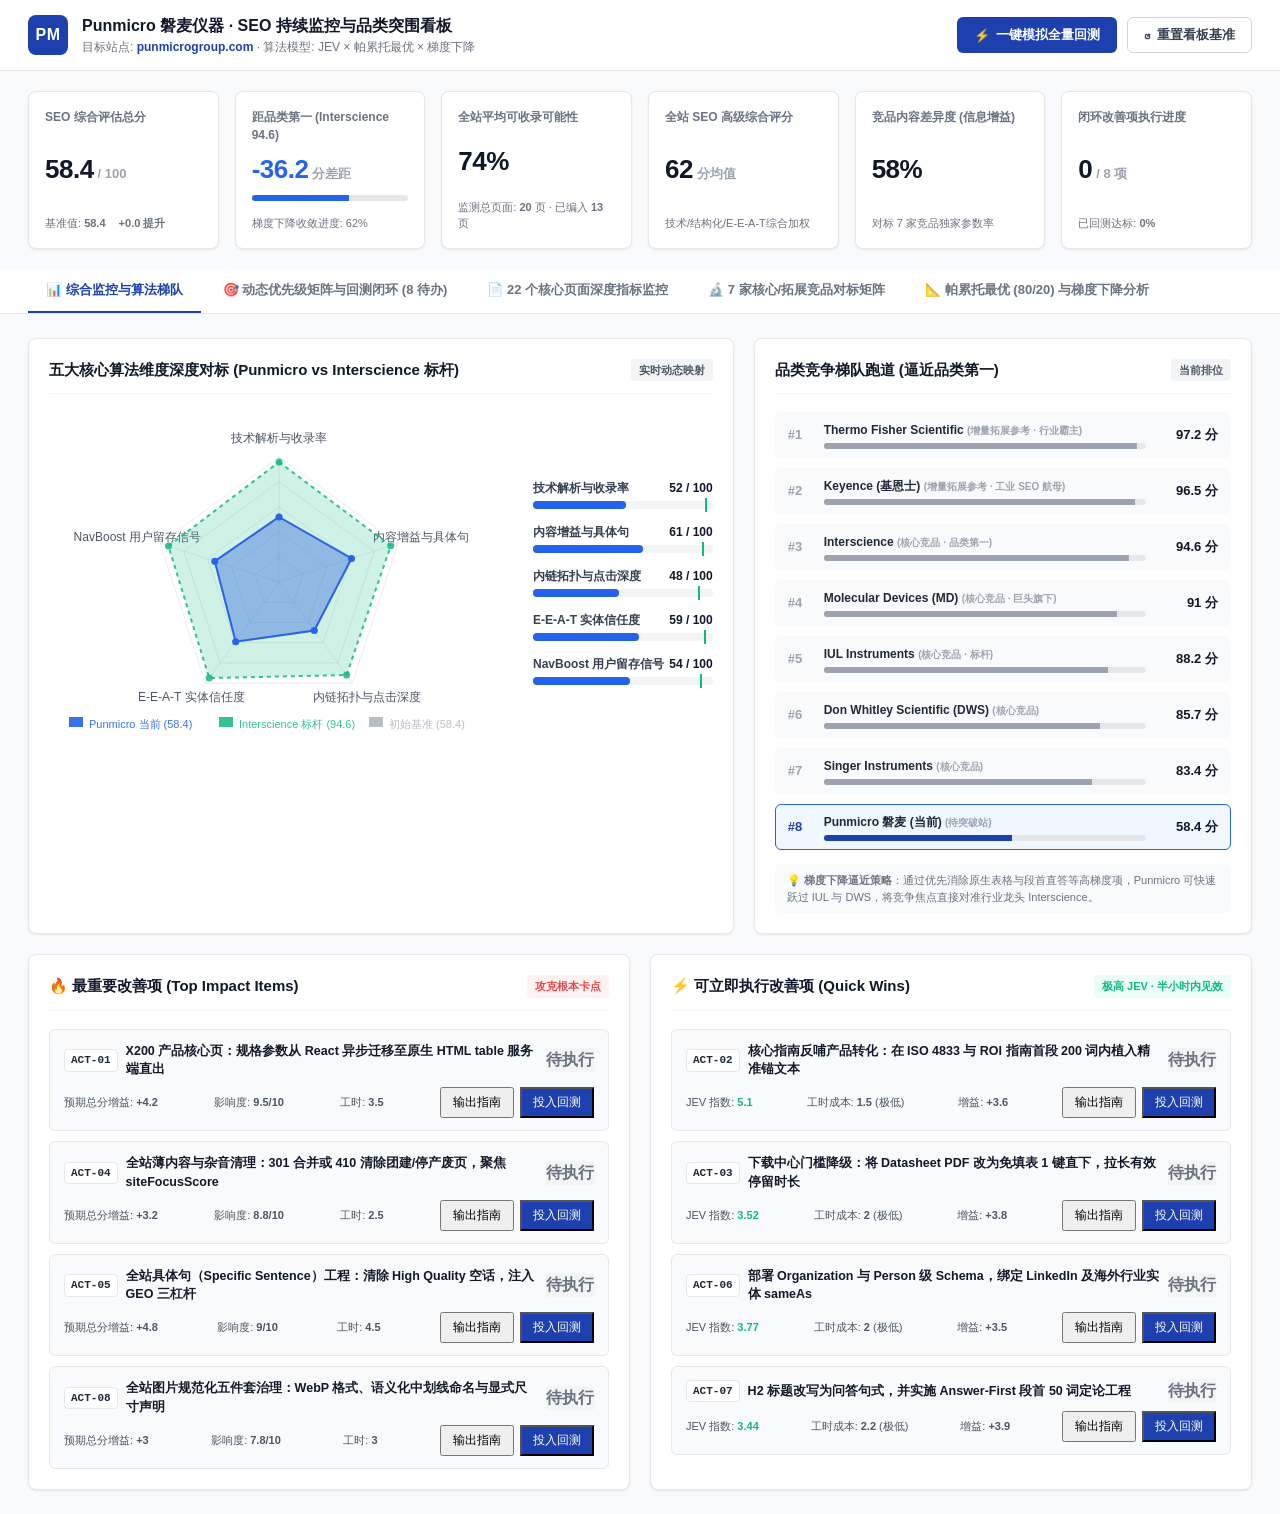
<file: index.html>
<!DOCTYPE html>
<html lang="zh-CN">
<head>
  <meta charset="UTF-8">
  <meta http-equiv="refresh" content="0; url=seo-dashboard/">
  <meta name="viewport" content="width=device-width, initial-scale=1.0">
  <title>Punmicro SEO Monitoring & Continuous Optimization Dashboard</title>
  <script>
    window.location.replace("seo-dashboard/" + window.location.search + window.location.hash);
  </script>
</head>
<body style="font-family: -apple-system, BlinkMacSystemFont, 'Segoe UI', Roboto, sans-serif; display: flex; align-items: center; justify-content: center; height: 100vh; margin: 0; background: #f8fafc; color: #374151;">
  <div style="text-align: center; padding: 24px; background: white; border: 1px solid #e5e7eb; border-radius: 8px; box-shadow: 0 4px 6px -1px rgba(0,0,0,0.05); max-width: 480px;">
    <h2 style="font-size: 18px; margin-bottom: 8px; color: #111827;">正在前往 Punmicro SEO 持续监控看板...</h2>
    <p style="font-size: 13px; color: #6b7280; margin-bottom: 16px;">如果您的浏览器没有自动跳转，请点击下方链接直接进入子路由：</p>
    <a href="seo-dashboard/" style="display: inline-block; background: #1e40af; color: white; padding: 8px 18px; border-radius: 6px; text-decoration: none; font-weight: 600; font-size: 13px;">进入 /seo-dashboard 看板</a>
  </div>
</body>
</html>
</file>
<file: seo-dashboard/styles.css>
/* 
 * Punmicro SEO Dashboard Stylesheet
 * McKinsey / BCG Consulting-grade aesthetic: High information density, modern typography, crisp contrast
 */

:root {
  --primary: #1e40af;
  --primary-hover: #1d4ed8;
  --primary-light: #eff6ff;
  --accent: #2563eb;
  --green: #10b981;
  --green-light: #ecfdf5;
  --orange: #f59e0b;
  --orange-light: #fffbeb;
  --red: #ef4444;
  --red-light: #fef2f2;
  --gray-50: #f9fafb;
  --gray-100: #f3f4f6;
  --gray-200: #e5e7eb;
  --gray-300: #d1d5db;
  --gray-400: #9ca3af;
  --gray-500: #6b7280;
  --gray-600: #4b5563;
  --gray-700: #374151;
  --gray-800: #1f2937;
  --gray-900: #111827;
  --card-shadow: 0 1px 3px rgba(0, 0, 0, 0.05), 0 1px 2px rgba(0, 0, 0, 0.03);
  --modal-shadow: 0 20px 25px -5px rgba(0, 0, 0, 0.1), 0 10px 10px -5px rgba(0, 0, 0, 0.04);
}

* {
  box-sizing: border-box;
  margin: 0;
  padding: 0;
}

body {
  font-family: -apple-system, BlinkMacSystemFont, "Segoe UI", Roboto, "Helvetica Neue", Arial, sans-serif;
  background-color: #f8fafc;
  color: var(--gray-800);
  line-height: 1.5;
  -webkit-font-smoothing: antialiased;
}

/* 顶部导航 */
.top-nav {
  background: #ffffff;
  border-bottom: 1px solid var(--gray-200);
  padding: 14px 28px;
  display: flex;
  justify-content: space-between;
  align-items: center;
  position: sticky;
  top: 0;
  z-index: 40;
}

.nav-brand {
  display: flex;
  align-items: center;
  gap: 14px;
}

.brand-logo-badge {
  background: var(--primary);
  color: #ffffff;
  font-weight: 800;
  font-size: 16px;
  letter-spacing: 0.5px;
  width: 40px;
  height: 40px;
  border-radius: 8px;
  display: flex;
  align-items: center;
  justify-content: center;
}

.brand-title {
  font-size: 16px;
  font-weight: 700;
  color: var(--gray-900);
}

.brand-sub {
  font-size: 12px;
  color: var(--gray-500);
}

.brand-sub a {
  color: var(--primary);
  text-decoration: none;
  font-weight: 600;
}

.nav-actions {
  display: flex;
  gap: 10px;
}

/* 按钮通用 */
.btn {
  display: inline-flex;
  align-items: center;
  gap: 6px;
  padding: 8px 16px;
  border-radius: 6px;
  font-size: 13px;
  font-weight: 600;
  cursor: pointer;
  transition: all 0.15s ease-in-out;
  border: 1px solid transparent;
}

.btn-primary {
  background: var(--primary);
  color: #ffffff;
}

.btn-primary:hover {
  background: var(--primary-hover);
}

.btn-outline {
  background: #ffffff;
  border-color: var(--gray-300);
  color: var(--gray-700);
}

.btn-outline:hover {
  background: var(--gray-50);
  border-color: var(--gray-400);
}

.btn-tested {
  background: var(--green);
  color: #ffffff;
  border-color: var(--green);
}

.btn-sm {
  padding: 5px 11px;
  font-size: 12px;
}

/* KPI 摘要条 */
.kpi-strip {
  display: grid;
  grid-template-columns: repeat(6, 1fr);
  gap: 16px;
  padding: 20px 28px;
}

.kpi-card {
  background: #ffffff;
  border: 1px solid var(--gray-200);
  border-radius: 8px;
  padding: 16px;
  box-shadow: var(--card-shadow);
  display: flex;
  flex-direction: column;
  justify-content: space-between;
}

.kpi-card.kpi-highlight {
  border-color: var(--accent);
  background: linear-gradient(to bottom right, #ffffff, #f0f7ff);
}

.kpi-label {
  font-size: 12px;
  font-weight: 600;
  color: var(--gray-500);
  margin-bottom: 6px;
}

.kpi-value-row {
  display: flex;
  align-items: baseline;
  gap: 4px;
}

.kpi-number {
  font-size: 26px;
  font-weight: 800;
  color: var(--gray-900);
  letter-spacing: -0.5px;
}

.kpi-unit {
  font-size: 13px;
  color: var(--gray-400);
  font-weight: 600;
}

.kpi-subtext {
  font-size: 11px;
  color: var(--gray-500);
  margin-top: 8px;
}

.kpi-badge-gain {
  font-size: 11px;
  font-weight: 700;
  padding: 2px 6px;
  border-radius: 4px;
  margin-left: 4px;
}

.gain-positive {
  background: var(--green-light);
  color: var(--green);
}

.kpi-progress-bar {
  background: var(--gray-200);
  height: 6px;
  border-radius: 3px;
  margin: 6px 0;
  overflow: hidden;
}

.kpi-progress-fill {
  background: var(--accent);
  height: 100%;
  transition: width 0.3s ease;
}

/* 选项卡导航 */
.tab-nav {
  padding: 0 28px;
  display: flex;
  gap: 4px;
  border-bottom: 1px solid var(--gray-200);
  background: #ffffff;
}

.tab-btn {
  background: transparent;
  border: none;
  padding: 12px 18px;
  font-size: 13px;
  font-weight: 600;
  color: var(--gray-500);
  cursor: pointer;
  border-bottom: 2px solid transparent;
  transition: all 0.15s;
}

.tab-btn:hover {
  color: var(--gray-800);
}

.tab-btn.active {
  color: var(--primary);
  border-bottom-color: var(--primary);
}

/* 内容布局网格 */
.tab-content {
  padding: 24px 28px;
  max-width: 1600px;
  margin: 0 auto;
}

.dashboard-grid {
  display: grid;
  grid-template-columns: repeat(12, 1fr);
  gap: 20px;
}

.col-span-12 { grid-column: span 12; }
.col-span-8 { grid-column: span 8; }
.col-span-7 { grid-column: span 7; }
.col-span-6 { grid-column: span 6; }
.col-span-5 { grid-column: span 5; }
.col-span-4 { grid-column: span 4; }
.mt-4 { margin-top: 20px; }

/* 卡片容器 */
.card {
  background: #ffffff;
  border: 1px solid var(--gray-200);
  border-radius: 8px;
  padding: 20px;
  box-shadow: var(--card-shadow);
}

.card-header {
  display: flex;
  justify-content: space-between;
  align-items: center;
  margin-bottom: 18px;
  padding-bottom: 12px;
  border-bottom: 1px solid var(--gray-100);
}

.card-title {
  font-size: 15px;
  font-weight: 700;
  color: var(--gray-900);
}

.card-desc {
  font-size: 12px;
  color: var(--gray-500);
  margin-top: 4px;
}

.card-badge {
  font-size: 11px;
  font-weight: 700;
  background: var(--gray-100);
  color: var(--gray-600);
  padding: 3px 8px;
  border-radius: 4px;
}

.badge-red {
  background: var(--red-light);
  color: var(--red);
}

.badge-green {
  background: var(--green-light);
  color: var(--green);
}

/* 雷达图与维度列表 */
.radar-container {
  display: flex;
  gap: 24px;
  align-items: center;
}

.dimension-list {
  flex: 1;
  display: flex;
  flex-direction: column;
  gap: 14px;
}

.dimension-row {
  display: flex;
  flex-direction: column;
  gap: 4px;
}

.dim-info {
  display: flex;
  justify-content: space-between;
  font-size: 12px;
  font-weight: 600;
}

.dim-name { color: var(--gray-700); }
.dim-val { color: var(--gray-900); }

.dim-bar-wrap {
  position: relative;
  height: 8px;
  background: var(--gray-100);
  border-radius: 4px;
  overflow: visible;
}

.dim-bar-base {
  position: absolute;
  top: 0;
  left: 0;
  height: 100%;
  background: var(--gray-300);
  border-radius: 4px;
}

.dim-bar-current {
  position: absolute;
  top: 0;
  left: 0;
  height: 100%;
  background: var(--accent);
  border-radius: 4px;
  transition: width 0.3s ease;
}

.dim-marker-target {
  position: absolute;
  top: -3px;
  width: 2px;
  height: 14px;
  background: var(--green);
  z-index: 2;
}

/* 竞品跑道梯队 */
.competitor-ladder {
  display: flex;
  flex-direction: column;
  gap: 10px;
}

.ladder-row {
  display: flex;
  align-items: center;
  gap: 12px;
  padding: 8px 12px;
  background: var(--gray-50);
  border-radius: 6px;
  border: 1px solid transparent;
}

.ladder-row.ladder-highlight {
  background: #f0f7ff;
  border-color: var(--accent);
}

.ladder-rank {
  font-size: 13px;
  font-weight: 800;
  color: var(--gray-400);
  width: 24px;
}

.ladder-row.ladder-highlight .ladder-rank {
  color: var(--primary);
}

.ladder-info {
  flex: 1;
}

.ladder-name {
  font-size: 12px;
  font-weight: 600;
  color: var(--gray-800);
  margin-bottom: 4px;
}

.ladder-bar-bg {
  height: 6px;
  background: var(--gray-200);
  border-radius: 3px;
  overflow: hidden;
}

.ladder-bar-fill.fill-primary {
  background: var(--primary);
  height: 100%;
}

.ladder-bar-fill.fill-gray {
  background: var(--gray-400);
  height: 100%;
}

.ladder-score {
  font-size: 13px;
  color: var(--gray-900);
  font-weight: 700;
  width: 60px;
  text-align: right;
}

.ladder-footnote {
  margin-top: 14px;
  font-size: 11px;
  color: var(--gray-500);
  line-height: 1.5;
  background: var(--gray-50);
  padding: 8px 12px;
  border-radius: 6px;
}

/* 紧凑改善项预览卡片 */
.action-summary-list {
  display: flex;
  flex-direction: column;
  gap: 10px;
}

.action-compact-card {
  padding: 12px 14px;
  background: var(--gray-50);
  border-radius: 6px;
  border: 1px solid var(--gray-200);
  display: flex;
  flex-direction: column;
  gap: 8px;
}

.action-compact-card.item-done {
  border-color: var(--green);
  background: var(--green-light);
}

.action-compact-header {
  display: flex;
  align-items: center;
  gap: 8px;
}

.action-id {
  font-family: monospace;
  font-size: 11px;
  font-weight: 700;
  background: #ffffff;
  padding: 2px 6px;
  border-radius: 4px;
  border: 1px solid var(--gray-200);
}

.action-title {
  font-size: 12.5px;
  font-weight: 600;
  color: var(--gray-900);
  flex: 1;
}

.action-compact-meta {
  display: flex;
  justify-content: space-between;
  align-items: center;
  font-size: 11px;
  color: var(--gray-600);
}

.btn-group {
  display: flex;
  gap: 6px;
}

/* 完整改善项卡片 (Tab 2) */
.action-full-list {
  display: flex;
  flex-direction: column;
  gap: 16px;
}

.action-card {
  border: 1px solid var(--gray-200);
  border-radius: 8px;
  padding: 18px;
  background: #ffffff;
  transition: all 0.2s;
}

.action-card:hover {
  box-shadow: 0 4px 6px -1px rgba(0, 0, 0, 0.05);
}

.action-card.action-card-completed {
  border-left: 4px solid var(--green);
  background: #fafdfb;
}

.action-card-top {
  display: flex;
  justify-content: space-between;
  align-items: center;
  margin-bottom: 10px;
}

.action-badge-row {
  display: flex;
  gap: 8px;
  align-items: center;
}

.badge-code {
  font-family: monospace;
  font-size: 11px;
  font-weight: 700;
  background: var(--gray-100);
  padding: 2px 6px;
  border-radius: 4px;
  color: var(--primary);
}

.badge-cat {
  font-size: 11px;
  font-weight: 600;
  background: var(--primary-light);
  color: var(--primary);
  padding: 2px 8px;
  border-radius: 4px;
}

.badge-pareto {
  font-size: 11px;
  font-weight: 700;
  background: var(--orange-light);
  color: #b45309;
  padding: 2px 8px;
  border-radius: 4px;
}

.badge-completed {
  background: var(--green-light);
  color: var(--green);
  font-weight: 700;
}

.badge-pending {
  background: var(--gray-100);
  color: var(--gray-500);
  font-weight: 600;
}

.action-card-actions {
  display: flex;
  gap: 8px;
}

.action-card-title {
  font-size: 14.5px;
  font-weight: 700;
  color: var(--gray-900);
  margin-bottom: 6px;
}

.action-card-summary {
  font-size: 12.5px;
  color: var(--gray-600);
  line-height: 1.5;
  margin-bottom: 14px;
}

.action-metrics-grid {
  display: grid;
  grid-template-columns: repeat(4, 1fr);
  gap: 12px;
  background: var(--gray-50);
  padding: 12px 14px;
  border-radius: 6px;
}

.metric-cell .cell-label {
  font-size: 11px;
  color: var(--gray-500);
  margin-bottom: 2px;
}

.metric-cell .cell-value {
  font-size: 13px;
  font-weight: 700;
  color: var(--gray-800);
}

.metric-cell .cell-sub {
  font-size: 10.5px;
  color: var(--gray-400);
}

/* 过滤筛选组 */
.filter-group {
  display: flex;
  align-items: center;
  gap: 6px;
}

.filter-label {
  font-size: 12px;
  color: var(--gray-500);
  font-weight: 600;
}

.btn-filter {
  background: #ffffff;
  border: 1px solid var(--gray-200);
  padding: 4px 10px;
  border-radius: 4px;
  font-size: 12px;
  cursor: pointer;
}

.btn-filter.active {
  background: var(--primary);
  color: #ffffff;
  border-color: var(--primary);
}

/* 页面表格 (Tab 3) */
.search-box input {
  padding: 6px 12px;
  border: 1px solid var(--gray-300);
  border-radius: 6px;
  font-size: 13px;
  width: 260px;
}

.table-responsive {
  overflow-x: auto;
}

.data-table {
  width: 100%;
  border-collapse: collapse;
  font-size: 12.5px;
}

.data-table th {
  background: var(--gray-50);
  color: var(--gray-600);
  font-weight: 700;
  padding: 10px 12px;
  text-align: left;
  border-bottom: 1px solid var(--gray-200);
}

.data-table td {
  padding: 12px;
  border-bottom: 1px solid var(--gray-100);
  vertical-align: middle;
}

.page-url .url-link {
  color: var(--primary);
  font-weight: 600;
  text-decoration: none;
}

.page-title {
  font-size: 11.5px;
  color: var(--gray-500);
  margin-top: 2px;
}

.badge-type {
  font-size: 10.5px;
  background: var(--gray-100);
  padding: 1px 6px;
  border-radius: 3px;
  color: var(--gray-600);
  display: inline-block;
  margin-top: 4px;
}

.score-pill {
  display: inline-block;
  padding: 2px 8px;
  border-radius: 12px;
  font-weight: 700;
  font-size: 11.5px;
  text-align: center;
}

.pill-green { background: var(--green-light); color: var(--green); }
.pill-orange { background: var(--orange-light); color: #b45309; }
.pill-red { background: var(--red-light); color: var(--red); }

.status-tag {
  font-size: 11px;
  font-weight: 600;
  padding: 2px 6px;
  border-radius: 4px;
}

.status-ok { background: var(--green-light); color: var(--green); }
.status-warn { background: var(--orange-light); color: #b45309; }

.issue-cell {
  color: var(--gray-600);
  font-size: 11.5px;
  max-width: 280px;
}

/* 竞品矩阵 (Tab 4) */
.comp-list {
  display: flex;
  flex-direction: column;
  gap: 8px;
}

.comp-item {
  padding: 12px;
  border: 1px solid var(--gray-200);
  border-radius: 6px;
  cursor: pointer;
  background: #ffffff;
  transition: all 0.15s;
}

.comp-item:hover {
  background: var(--gray-50);
}

.comp-item.active {
  border-color: var(--accent);
  background: #f0f7ff;
}

.comp-item-header {
  display: flex;
  justify-content: space-between;
  font-size: 13px;
}

.comp-score {
  font-weight: 800;
  color: var(--primary);
}

.comp-item-sub {
  font-size: 11px;
  color: var(--gray-500);
  margin-top: 2px;
}

.comp-item-tier {
  font-size: 10.5px;
  color: var(--gray-400);
  margin-top: 4px;
}

.comp-detail-grid {
  display: grid;
  grid-template-columns: repeat(3, 1fr);
  gap: 12px;
}

.comp-stat-box {
  background: var(--gray-50);
  padding: 14px;
  border-radius: 6px;
  border: 1px solid var(--gray-200);
}

.comp-stat-box .stat-label {
  font-size: 11px;
  color: var(--gray-500);
}

.comp-stat-box .stat-val {
  font-size: 20px;
  font-weight: 800;
  margin: 4px 0;
}

.comp-stat-box .stat-sub {
  font-size: 11px;
  color: var(--gray-500);
}

.comp-analysis-box, .comp-counter-strategy {
  background: var(--gray-50);
  padding: 16px;
  border-radius: 6px;
  border-left: 4px solid var(--primary);
}

.comp-analysis-box h4, .comp-counter-strategy h4 {
  font-size: 13px;
  margin-bottom: 8px;
  color: var(--gray-900);
}

.comp-analysis-box p, .comp-counter-strategy p {
  font-size: 12.5px;
  color: var(--gray-700);
  line-height: 1.6;
  margin-bottom: 6px;
}

/* 帕累托 (Tab 5) */
.pareto-container {
  display: flex;
  justify-content: center;
  padding: 10px 0;
}

.pareto-explanation {
  display: grid;
  grid-template-columns: 1fr 1fr;
  gap: 16px;
}

.explanation-box {
  background: var(--gray-50);
  padding: 16px;
  border-radius: 6px;
  border: 1px solid var(--gray-200);
}

.explanation-box h4 {
  font-size: 13px;
  color: var(--gray-900);
  margin-bottom: 8px;
}

.explanation-box p {
  font-size: 12px;
  color: var(--gray-600);
  line-height: 1.6;
}

/* SOP 弹窗 */
.modal-backdrop {
  position: fixed;
  top: 0;
  left: 0;
  width: 100vw;
  height: 100vh;
  background: rgba(17, 24, 39, 0.6);
  backdrop-filter: blur(2px);
  display: flex;
  align-items: center;
  justify-content: center;
  z-index: 100;
  padding: 20px;
}

.modal-box {
  background: #ffffff;
  width: 100%;
  max-width: 820px;
  max-height: 90vh;
  border-radius: 10px;
  box-shadow: var(--modal-shadow);
  display: flex;
  flex-direction: column;
  overflow: hidden;
  animation: modalIn 0.2s ease;
}

@keyframes modalIn {
  from { opacity: 0; transform: scale(0.97); }
  to { opacity: 1; transform: scale(1); }
}

.modal-header {
  padding: 18px 24px;
  border-bottom: 1px solid var(--gray-200);
  display: flex;
  justify-content: space-between;
  align-items: flex-start;
}

.modal-title-row {
  display: flex;
  align-items: center;
  gap: 8px;
  flex-wrap: wrap;
}

.modal-title {
  font-size: 16px;
  font-weight: 700;
  color: var(--gray-900);
  width: 100%;
  margin-top: 6px;
}

.btn-close-modal {
  background: transparent;
  border: none;
  font-size: 24px;
  color: var(--gray-400);
  cursor: pointer;
  line-height: 1;
}

.modal-body {
  padding: 24px;
  overflow-y: auto;
  display: flex;
  flex-direction: column;
  gap: 20px;
}

.sop-section .sop-heading {
  font-size: 13.5px;
  font-weight: 700;
  color: var(--gray-900);
  margin-bottom: 8px;
}

.sop-text-box {
  background: var(--gray-50);
  padding: 12px;
  border-radius: 6px;
  font-size: 13px;
  color: var(--gray-700);
  line-height: 1.6;
}

.sop-steps {
  padding-left: 20px;
  font-size: 13px;
  color: var(--gray-700);
  line-height: 1.6;
}

.sop-code-header {
  display: flex;
  justify-content: space-between;
  align-items: center;
  margin-bottom: 8px;
}

.sop-code-block {
  background: #1e293b;
  color: #f8fafc;
  padding: 14px;
  border-radius: 6px;
  font-family: ui-monospace, SFMono-Regular, Menlo, monospace;
  font-size: 12px;
  line-height: 1.5;
  overflow-x: auto;
}

.sop-dual-info {
  display: grid;
  grid-template-columns: 1fr 1fr;
  gap: 16px;
  background: var(--gray-50);
  padding: 12px 14px;
  border-radius: 6px;
  font-size: 12.5px;
}

.modal-footer {
  padding: 14px 24px;
  border-top: 1px solid var(--gray-200);
  display: flex;
  justify-content: space-between;
  background: var(--gray-50);
}

/* Toast 提示 */
.toast-box {
  position: fixed;
  bottom: 24px;
  right: 24px;
  background: var(--gray-900);
  color: #ffffff;
  padding: 12px 20px;
  border-radius: 6px;
  font-size: 13px;
  font-weight: 600;
  box-shadow: var(--modal-shadow);
  transform: translateY(100px);
  opacity: 0;
  transition: all 0.25s ease;
  z-index: 110;
}

.toast-show {
  transform: translateY(0);
  opacity: 1;
}

/* 辅助类 */
.text-accent { color: var(--accent); }
.text-green { color: var(--green); }
.text-muted { color: var(--gray-400); }
.text-center { text-align: center; }

/* 响应式调整 */
@media (max-width: 1200px) {
  .kpi-strip { grid-template-columns: repeat(3, 1fr); }
  .dashboard-grid { grid-template-columns: 1fr; }
  .col-span-7, .col-span-5, .col-span-6, .col-span-8, .col-span-4 { grid-column: span 12; }
  .radar-container { flex-direction: column; }
}
</file>
